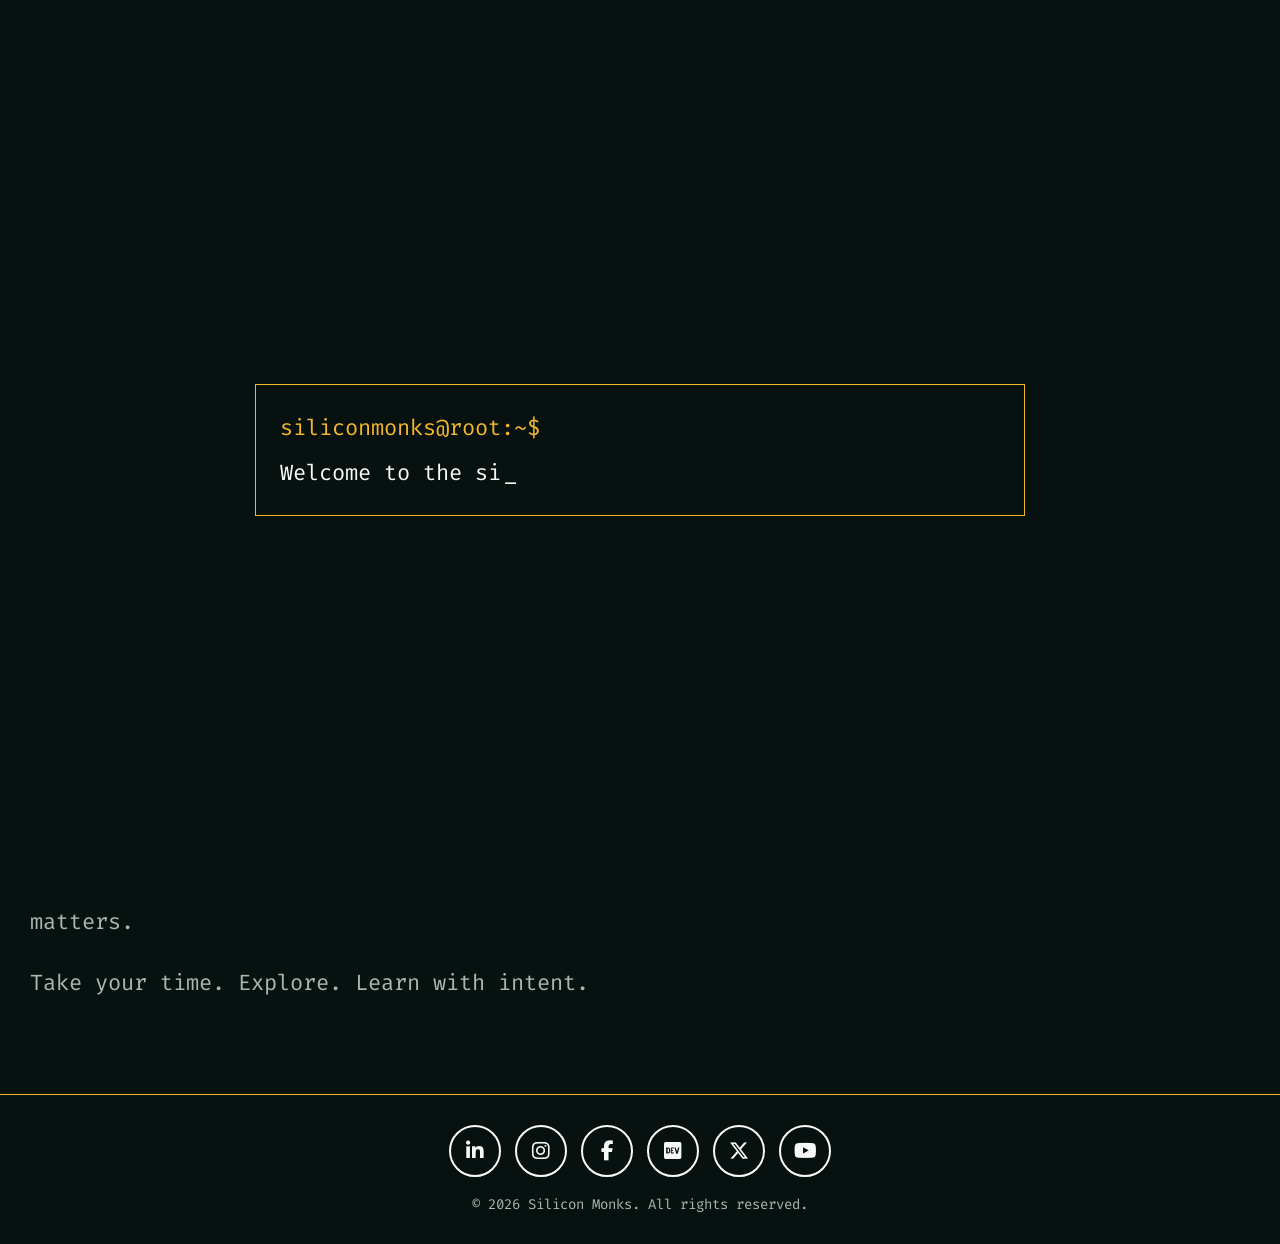
<file: index.html>
<!DOCTYPE html>
<html lang="en">
<head>
  <meta charset="UTF-8">
  <meta name="viewport" content="width=device-width, initial-scale=1.0">
  <title>Silicon Monks</title>

  <link rel="icon" type="image/png" href="images/silicon-monks-img.png?v=3">

  <link rel="preconnect" href="https://fonts.googleapis.com">
  <link rel="preconnect" href="https://fonts.gstatic.com" crossorigin>
  <link href="https://fonts.googleapis.com/css2?family=Fira+Code&display=swap" rel="stylesheet">
  
  <link rel="stylesheet" href="https://cdnjs.cloudflare.com/ajax/libs/font-awesome/6.5.1/css/all.min.css">
  <link rel="stylesheet" href="css/style.css">
</head>
<body>

<div class="loader" id="loader" aria-label="Loading">
  <div class="loader-terminal">
    <span class="loader-prompt">siliconmonks@root:~$</span>
    <span id="loader-text"></span><span class="loader-cursor">_</span>
  </div>
</div>

<header class="nav">
  <!--<div class="logo">siliconmonks@root:~$</div>-->

  <div class="nav-actions">
    <!--<button class="theme-toggle" onclick="toggleTheme()" aria-label="Toggle dark mode">
      <span class="theme-icon sun-icon">&#9728;</span>
      <span class="theme-icon moon-icon">&#9790;</span>
      <span class="toggle-thumb"></span>
    </button>-->
    
    <!-- Only one menu button is kept -->
    <button class="menu-btn" onclick="toggleMenu()" aria-label="Toggle menu">☰</button>
  </div>
</header>

<nav class="menu" id="menu">
  <button class="close-btn" onclick="toggleMenu()" aria-label="Close menu">×</button>

  <a href="about.html">~/about</a>
  <a href="training.html">~/training</a>
  <a href="projects.html">~/projects</a>
  <a href="blogs.html">~/blogs</a>
  <a href="contact.html">~/contact</a>
</nav>

<main class="home-content">
  <section class="hero-copy">
    <h1>Welcome to Silicon Monks</h1>

    <p>
      This space is built for curious minds drawn to the world of VLSI and semiconductor design. Whether you are just starting out or already working with chip architecture, verification, or physical design, you will find ideas here that aim to deepen your understanding without the noise.
    </p>

    <p>
      Silicon Monks focuses on the fundamentals and the evolving landscape of integrated circuits. From transistor-level concepts to system-on-chip design, from RTL to layout, the goal is to explore how modern hardware is built and why it works the way it does.
    </p>

    <p>
      This is not about rushing through trends. It is about slowing down, thinking clearly, and building strong intuition in a field where precision matters.
    </p>

    <p>
      Take your time. Explore. Learn with intent.
    </p>
  </section>
<section class="hero-logo" aria-label="Silicon Monks logo">

  <div class="flag-pole"></div>

  <div class="flag-wrap">
    <img
      src="images/silicon-monks-img.png"
      alt="Silicon Monks logo"
      class="waving-logo"
    >
  </div>

  <!-- SVG filter used for realistic cloth distortion -->
  <svg class="flag-svg-filter" aria-hidden="true">
    <defs>

      <filter
        id="flagWave"
        x="-10%"
        y="-10%"
        width="120%"
        height="120%"
      >

        <!-- Creates soft fabric-like waves -->
        <feTurbulence
          type="fractalNoise"
          baseFrequency="0.008 0.025"
          numOctaves="1"
          seed="3"
          result="noise"
        >

          <animate
            attributeName="baseFrequency"
            dur="5s"
            values="
              0.008 0.025;
              0.010 0.030;
              0.008 0.025
            "
            repeatCount="indefinite"
          />

        </feTurbulence>

        <!-- Moves the logo according to the wave -->
        <feDisplacementMap
          in="SourceGraphic"
          in2="noise"
          scale="7"
          xChannelSelector="R"
          yChannelSelector="G"
        >

          <animate
            attributeName="scale"
            dur="4s"
            values="5;8;5"
            repeatCount="indefinite"
          />

        </feDisplacementMap>

      </filter>

    </defs>
  </svg>

</section>

<!--
  <section class="hero-logo" aria-label="Silicon Monks logo">
    <div class="flag-pole"></div>

    <div class="flag-wrap">
      <img src="images/silicon-monks-img.png" alt="Silicon Monks logo" class="waving-logo">
    </div>
  </section> -->
</main>


<footer class="site-footer">
  <div class="social-links">
    <a href="https://www.linkedin.com/company/silicon-monks/" target="_blank" rel="noopener noreferrer" aria-label="LinkedIn">
      <i class="fa-brands fa-linkedin-in"></i>
    </a>

    <a href="https://www.instagram.com/siliconmonks/" target="_blank" rel="noopener noreferrer" aria-label="Instagram">
      <i class="fa-brands fa-instagram"></i>
    </a>

    <a href="https://www.facebook.com/profile.php?id=61589232958247" target="_blank" rel="noopener noreferrer" aria-label="Facebook">
      <i class="fa-brands fa-facebook-f"></i>
    </a>

    <a href="https://dev.to/silicon_monks" target="_blank" rel="noopener noreferrer" aria-label="Dev.to">
      <i class="fa-brands fa-dev"></i>
    </a>

    <a href="https://x.com/siliconmonks" target="_blank" rel="noopener noreferrer" aria-label="X">
      <i class="fa-brands fa-x-twitter"></i>
    </a>

    <a href="https://www.youtube.com/@siliconmonks" target="_blank" rel="noopener noreferrer" aria-label="YouTube">
      <i class="fa-brands fa-youtube"></i>
    </a>
  </div>
</footer>

<script src="js/script.js"></script>
</body>
</html>
</file>
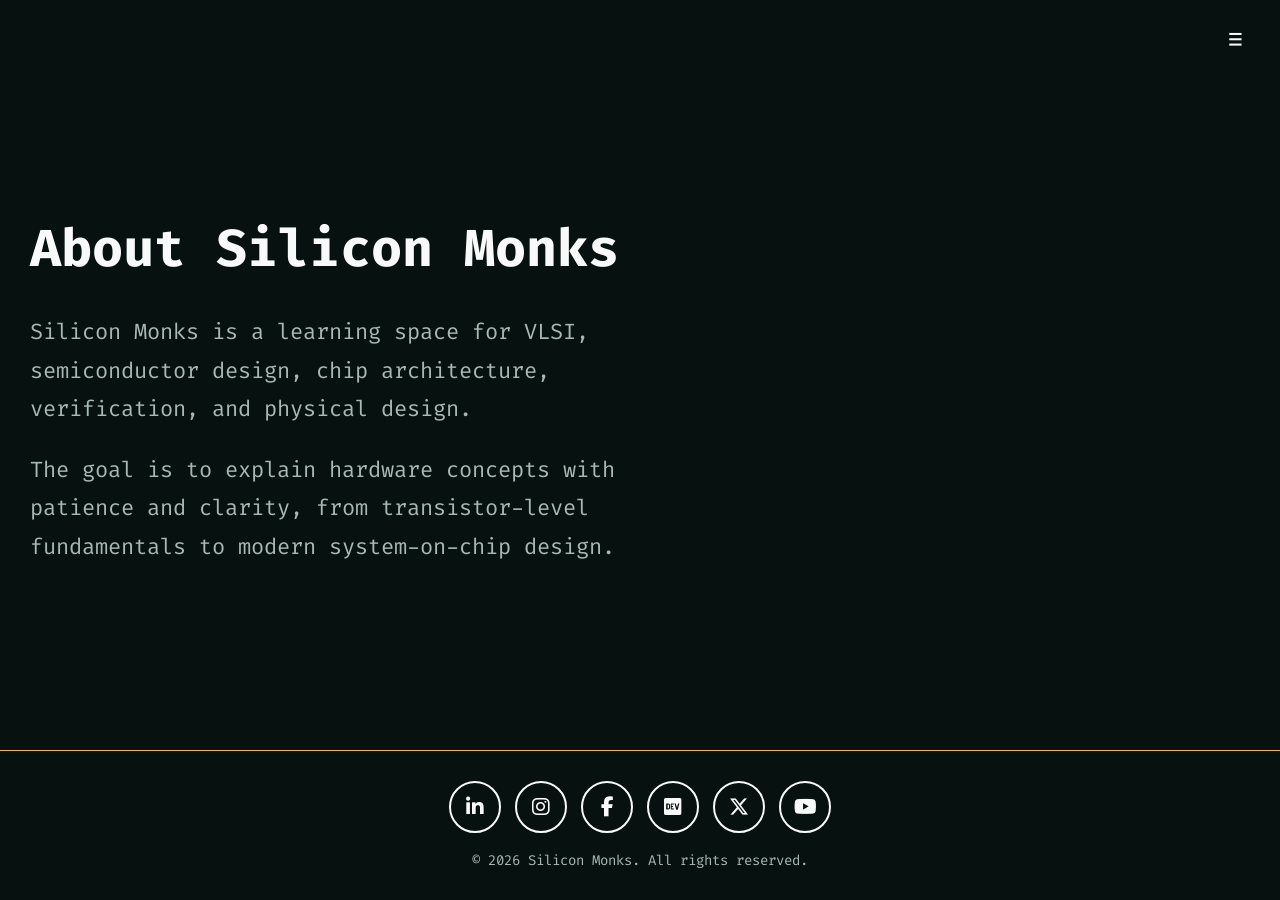
<file: about.html>
<!DOCTYPE html>
<html lang="en">
<head>
  <meta charset="UTF-8">
  <meta name="viewport" content="width=device-width, initial-scale=1.0">
  <title>About | Silicon Monks</title>

  <link rel="icon" type="image/png" href="images/silicon-monks-img.png?v=3">

  <link rel="preconnect" href="https://fonts.googleapis.com">
  <link rel="preconnect" href="https://fonts.gstatic.com" crossorigin>
  <link href="https://fonts.googleapis.com/css2?family=Fira+Code&display=swap" rel="stylesheet">

  <link rel="stylesheet" href="https://cdnjs.cloudflare.com/ajax/libs/font-awesome/6.5.1/css/all.min.css">
  <link rel="stylesheet" href="css/style.css">
</head>
<body>
<!--
<div class="loader" id="loader" aria-label="Loading">
  <div class="loader-terminal">
    <span class="loader-prompt">siliconmonks@root:~$</span>
    <span id="loader-text"></span><span class="loader-cursor">_</span>
  </div>
</div>
-->

<header class="nav">
  <div class="nav-actions">
    <!--<button class="theme-toggle" onclick="toggleTheme()" aria-label="Toggle dark mode">
      <span class="theme-icon sun-icon">&#9728;</span>
      <span class="theme-icon moon-icon">&#9790;</span>
      <span class="toggle-thumb"></span>
    </button>-->

    <button class="menu-btn" onclick="toggleMenu()" aria-label="Toggle menu">&#9776;</button>
  </div>
</header>

<nav class="menu" id="menu">
  <button class="close-btn" onclick="toggleMenu()" aria-label="Close menu">&times;</button>
  <a href="index.html">~/home</a>
  <a href="training.html">~/training</a>
  <a href="projects.html">~/projects</a>
  <a href="blogs.html">~/blogs</a>
  <a href="contact.html">~/contact</a>
</nav>

<main class="home-content">
  <section class="hero-copy">
    <h1>About Silicon Monks</h1>

    <p>
      Silicon Monks is a learning space for VLSI, semiconductor design, chip architecture, verification, and physical design.
    </p>

    <p>
      The goal is to explain hardware concepts with patience and clarity, from transistor-level fundamentals to modern system-on-chip design.
    </p>
  </section>
</main>

<footer class="site-footer">
  <div class="social-links">
    <a href="https://www.linkedin.com/company/silicon-monks/" target="_blank" rel="noopener noreferrer" aria-label="LinkedIn"><i class="fa-brands fa-linkedin-in"></i></a>
    <a href="https://www.instagram.com/siliconmonks/" target="_blank" rel="noopener noreferrer" aria-label="Instagram"><i class="fa-brands fa-instagram"></i></a>
    <a href="https://www.facebook.com/profile.php?id=61589232958247" target="_blank" rel="noopener noreferrer" aria-label="Facebook"><i class="fa-brands fa-facebook-f"></i></a>
    <a href="https://dev.to/silicon_monks" target="_blank" rel="noopener noreferrer" aria-label="Dev.to"><i class="fa-brands fa-dev"></i></a>
    <a href="https://x.com/siliconmonks" target="_blank" rel="noopener noreferrer" aria-label="X"><i class="fa-brands fa-x-twitter"></i></a>
    <a href="https://www.youtube.com/@siliconmonks" target="_blank" rel="noopener noreferrer" aria-label="YouTube"><i class="fa-brands fa-youtube"></i></a>
  </div>
</footer>

<script src="js/script.js"></script>
</body>
</html>
</file>
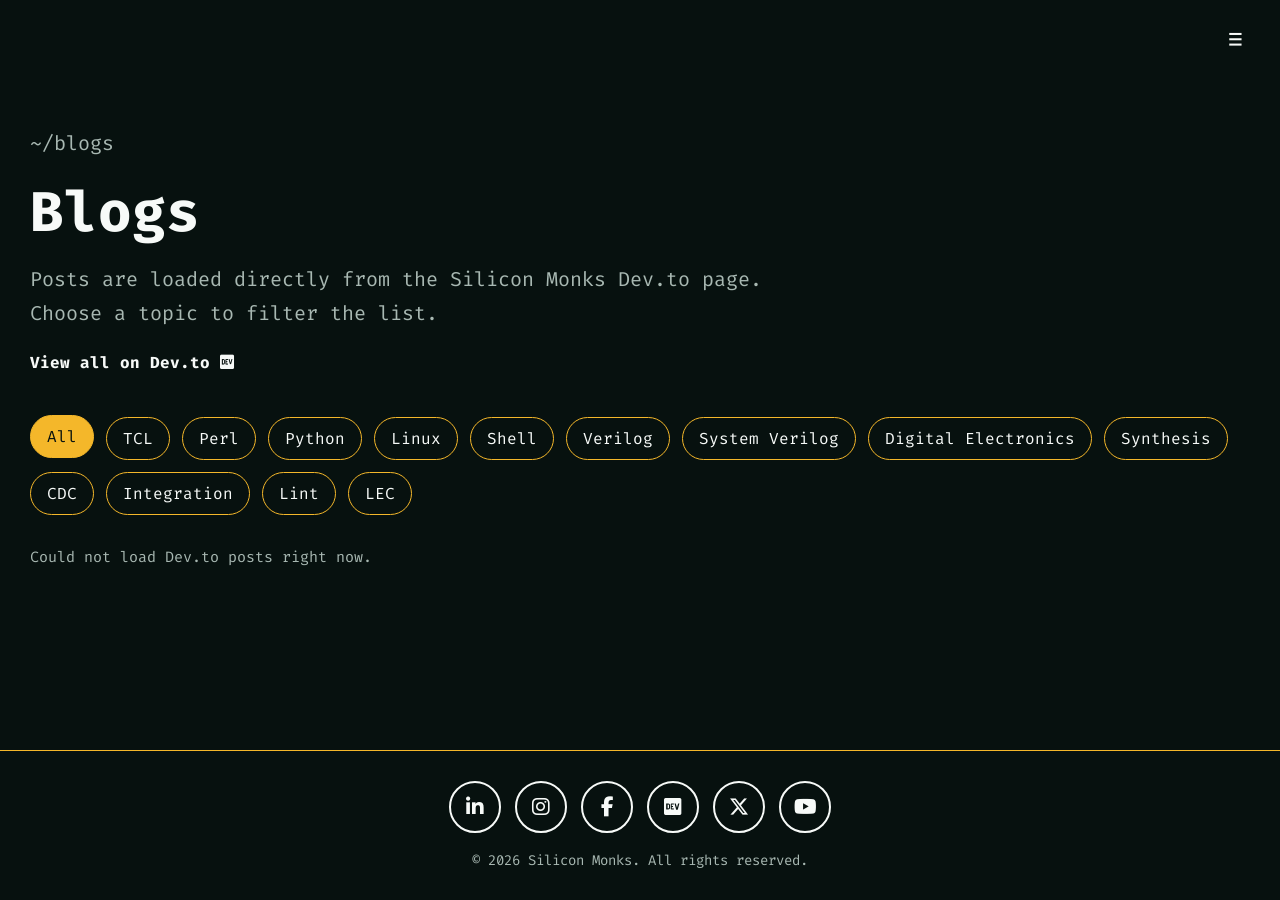
<file: blogs.html>
<!DOCTYPE html>
<html lang="en">
<head>
  <meta charset="UTF-8">
  <meta name="viewport" content="width=device-width, initial-scale=1.0">
  <title>Blogs | Silicon Monks</title>

  <link rel="icon" type="image/png" href="images/silicon-monks-img.png?v=3">

  <link rel="preconnect" href="https://fonts.googleapis.com">
  <link rel="preconnect" href="https://fonts.gstatic.com" crossorigin>
  <link href="https://fonts.googleapis.com/css2?family=Fira+Code&display=swap" rel="stylesheet">

  <link rel="stylesheet" href="https://cdnjs.cloudflare.com/ajax/libs/font-awesome/6.5.1/css/all.min.css">
  <link rel="stylesheet" href="css/style.css">
</head>
<body>

<header class="nav">
  <div class="nav-actions">
    <!--<button class="theme-toggle" onclick="toggleTheme()" aria-label="Toggle dark mode">
      <span class="theme-icon sun-icon">&#9728;</span>
      <span class="theme-icon moon-icon">&#9790;</span>
      <span class="toggle-thumb"></span>
    </button>-->

    <button class="menu-btn" onclick="toggleMenu()" aria-label="Toggle menu">&#9776;</button>
  </div>
</header>

<nav class="menu" id="menu">
  <button class="close-btn" onclick="toggleMenu()" aria-label="Close menu">&times;</button>

  <a href="index.html">~/home</a>
   <a href="training.html">~/training</a>
  <a href="about.html">~/about</a>
  <a href="projects.html">~/projects</a>
  <a href="contact.html">~/contact</a>
</nav>

<main class="blogs-page">
  <section class="blogs-hero">
    <p class="section-kicker">~/blogs</p>
    <h1>Blogs</h1>

    <p>
      Posts are loaded directly from the Silicon Monks Dev.to page. Choose a topic to filter the list.
    </p>

    <a class="devto-link" href="https://dev.to/silicon_monks" target="_blank" rel="noopener noreferrer">
      View all on Dev.to
      <i class="fa-brands fa-dev"></i>
    </a>
  </section>

  <section class="blog-filters" id="blog-filters" aria-label="Blog topic filters">
    <button class="active" data-category="all">All</button>
    <button data-category="tcl">TCL</button>
    <button data-category="perl">Perl</button>
    <button data-category="python">Python</button>
    <button data-category="linux">Linux</button>
    <button data-category="shell">Shell</button>
    <button data-category="verilog">Verilog</button>
    <button data-category="systemverilog">System Verilog</button>
    <button data-category="digitalelectronics">Digital Electronics</button>
    <button data-category="synthesis">Synthesis</button>
    <button data-category="cdc">CDC</button>
    <button data-category="integration">Integration</button>
    <button data-category="lint">Lint</button>
    <button data-category="lec">LEC</button>
  </section>

  <section class="blog-results" id="blog-results">
    <p class="blog-empty">Loading posts from Dev.to...</p>
  </section>
</main>

<footer class="site-footer">
  <div class="social-links">
    <a href="https://www.linkedin.com/company/silicon-monks/" target="_blank" rel="noopener noreferrer" aria-label="LinkedIn"><i class="fa-brands fa-linkedin-in"></i></a>
    <a href="https://www.instagram.com/siliconmonks/" target="_blank" rel="noopener noreferrer" aria-label="Instagram"><i class="fa-brands fa-instagram"></i></a>
    <a href="https://www.facebook.com/profile.php?id=61589232958247" target="_blank" rel="noopener noreferrer" aria-label="Facebook"><i class="fa-brands fa-facebook-f"></i></a>
    <a href="https://dev.to/silicon_monks" target="_blank" rel="noopener noreferrer" aria-label="Dev.to"><i class="fa-brands fa-dev"></i></a>
    <a href="https://x.com/siliconmonks" target="_blank" rel="noopener noreferrer" aria-label="X"><i class="fa-brands fa-x-twitter"></i></a>
    <a href="https://www.youtube.com/@siliconmonks" target="_blank" rel="noopener noreferrer" aria-label="YouTube"><i class="fa-brands fa-youtube"></i></a>
  </div>
</footer>

<script src="js/script.js"></script>
</body>
</html>
</file>
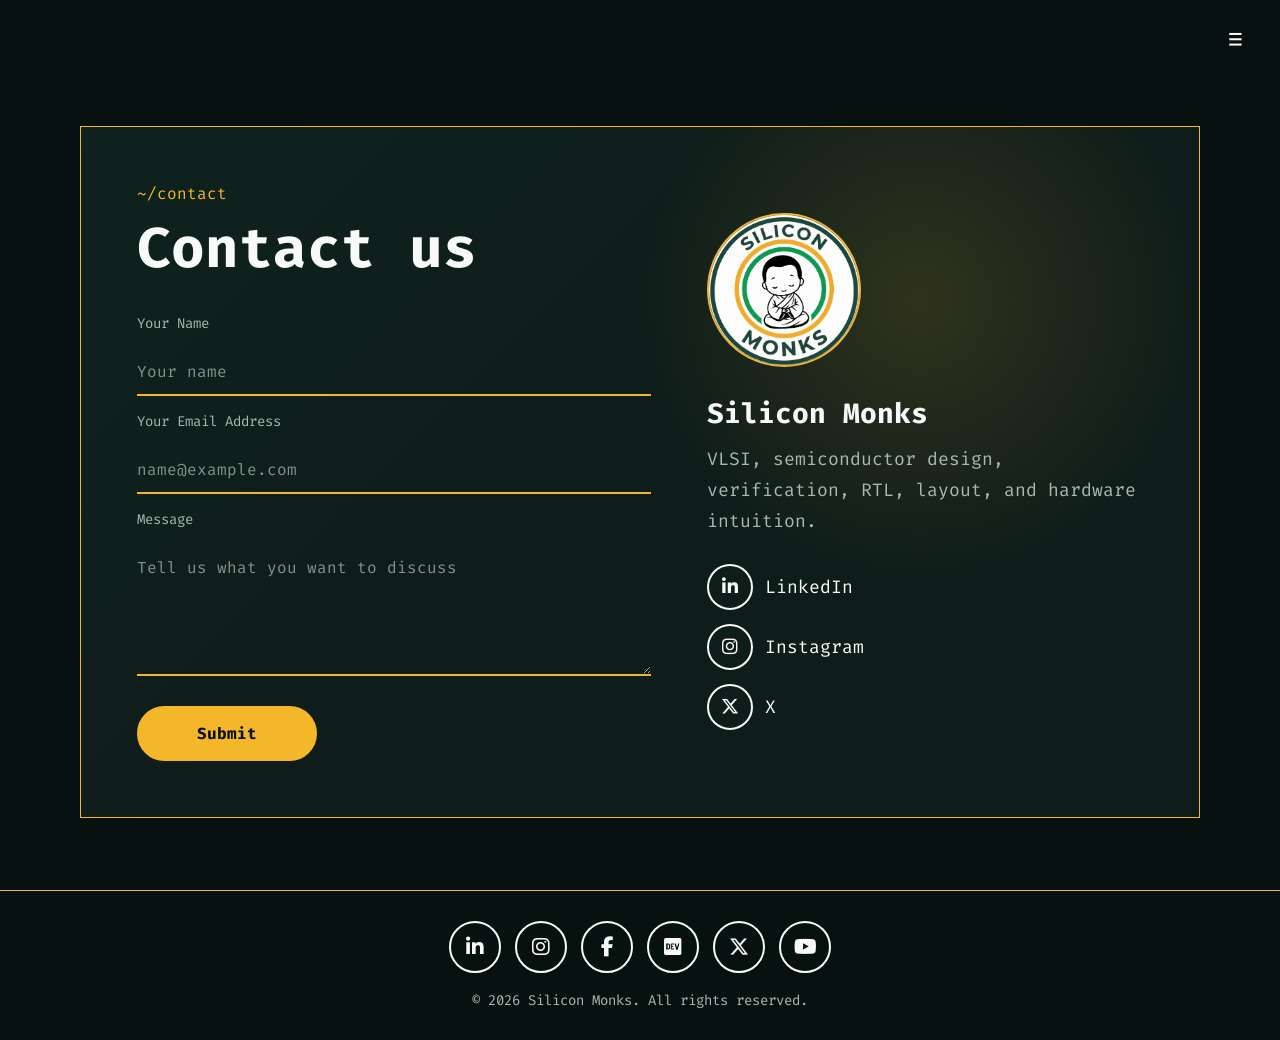
<file: contact.html>
<!DOCTYPE html>
<html lang="en">
<head>
  <meta charset="UTF-8">
  <meta name="viewport" content="width=device-width, initial-scale=1.0">
  <title>Contact | Silicon Monks</title>

  <link rel="icon" type="image/png" href="images/silicon-monks-img.png?v=3">

  <link rel="preconnect" href="https://fonts.googleapis.com">
  <link rel="preconnect" href="https://fonts.gstatic.com" crossorigin>
  <link href="https://fonts.googleapis.com/css2?family=Fira+Code&display=swap" rel="stylesheet">

  <link rel="stylesheet" href="https://cdnjs.cloudflare.com/ajax/libs/font-awesome/6.5.1/css/all.min.css">
  <link rel="stylesheet" href="css/style.css">
</head>
<body>

<!--
<div class="loader" id="loader" aria-label="Loading">
  <div class="loader-terminal">
    <span class="loader-prompt">siliconmonks@root:~$</span>
    <span id="loader-text"></span><span class="loader-cursor">_</span>
  </div>
</div>
-->

<header class="nav">
  <div class="nav-actions">
   <!--<button class="theme-toggle" onclick="toggleTheme()" aria-label="Toggle dark mode">
      <span class="theme-icon sun-icon">&#9728;</span>
      <span class="theme-icon moon-icon">&#9790;</span>
      <span class="toggle-thumb"></span>
    </button>-->

    <button class="menu-btn" onclick="toggleMenu()" aria-label="Toggle menu">&#9776;</button>
  </div>
</header>

<nav class="menu" id="menu">
  <button class="close-btn" onclick="toggleMenu()" aria-label="Close menu">&times;</button>

  <a href="index.html">~/home</a>
  <a href="training.html">~/training</a>
  <a href="about.html">~/about</a>
  <a href="projects.html">~/projects</a>
  <a href="blogs.html">~/blogs</a>
</nav>

<main class="contact-page">
  <section class="contact-panel">
    <div class="contact-form-area">
      <p class="section-kicker">~/contact</p>
      <h1>Contact us</h1>
      <form class="contact-form" action="https://formspree.io/f/xdabadze" method="POST">
        <input type="hidden" name="_subject" value="New message from Silicon Monks blog">
        <label for="name">Your Name</label>
        <input id="name" name="name" type="text" placeholder="Your name" required>
        
        <label for="email">Your Email Address</label>
        <input id="email" name="email" type="email" placeholder="name@example.com" required>
        
        <label for="message">Message</label>
        <textarea id="message" name="message" rows="5" placeholder="Tell us what you want to discuss" required></textarea>

        <button type="submit">Submit</button>
      </form>
    </div>

    <aside class="contact-info">
      <img src="images/silicon-monks-img.png" alt="Silicon Monks logo" class="contact-logo">

      <div>
        <h2>Silicon Monks</h2>
        <p>VLSI, semiconductor design, verification, RTL, layout, and hardware intuition.</p>
      </div>

      <div class="contact-lines">
        <a href="https://www.linkedin.com/company/silicon-monks/" target="_blank" rel="noopener noreferrer">
          <i class="fa-brands fa-linkedin-in"></i>
          LinkedIn
        </a>

        <a href="https://www.instagram.com/siliconmonks/" target="_blank" rel="noopener noreferrer">
          <i class="fa-brands fa-instagram"></i>
          Instagram
        </a>

        <a href="https://x.com/siliconmonks" target="_blank" rel="noopener noreferrer">
          <i class="fa-brands fa-x-twitter"></i>
          X
        </a>
      </div>
    </aside>
  </section>
</main>

<footer class="site-footer">
  <div class="social-links">
    <a href="https://www.linkedin.com/company/silicon-monks/" target="_blank" rel="noopener noreferrer" aria-label="LinkedIn">
      <i class="fa-brands fa-linkedin-in"></i>
    </a>

    <a href="https://www.instagram.com/siliconmonks/" target="_blank" rel="noopener noreferrer" aria-label="Instagram">
      <i class="fa-brands fa-instagram"></i>
    </a>

    <a href="https://www.facebook.com/profile.php?id=61589232958247" target="_blank" rel="noopener noreferrer" aria-label="Facebook">
      <i class="fa-brands fa-facebook-f"></i>
    </a>

    <a href="https://dev.to/silicon_monks" target="_blank" rel="noopener noreferrer" aria-label="Dev.to">
      <i class="fa-brands fa-dev"></i>
    </a>

    <a href="https://x.com/siliconmonks" target="_blank" rel="noopener noreferrer" aria-label="X">
      <i class="fa-brands fa-x-twitter"></i>
    </a>

    <a href="https://www.youtube.com/@siliconmonks" target="_blank" rel="noopener noreferrer" aria-label="YouTube">
      <i class="fa-brands fa-youtube"></i>
    </a>
  </div>
</footer>

<script src="js/script.js"></script>
</body>
</html>
</file>
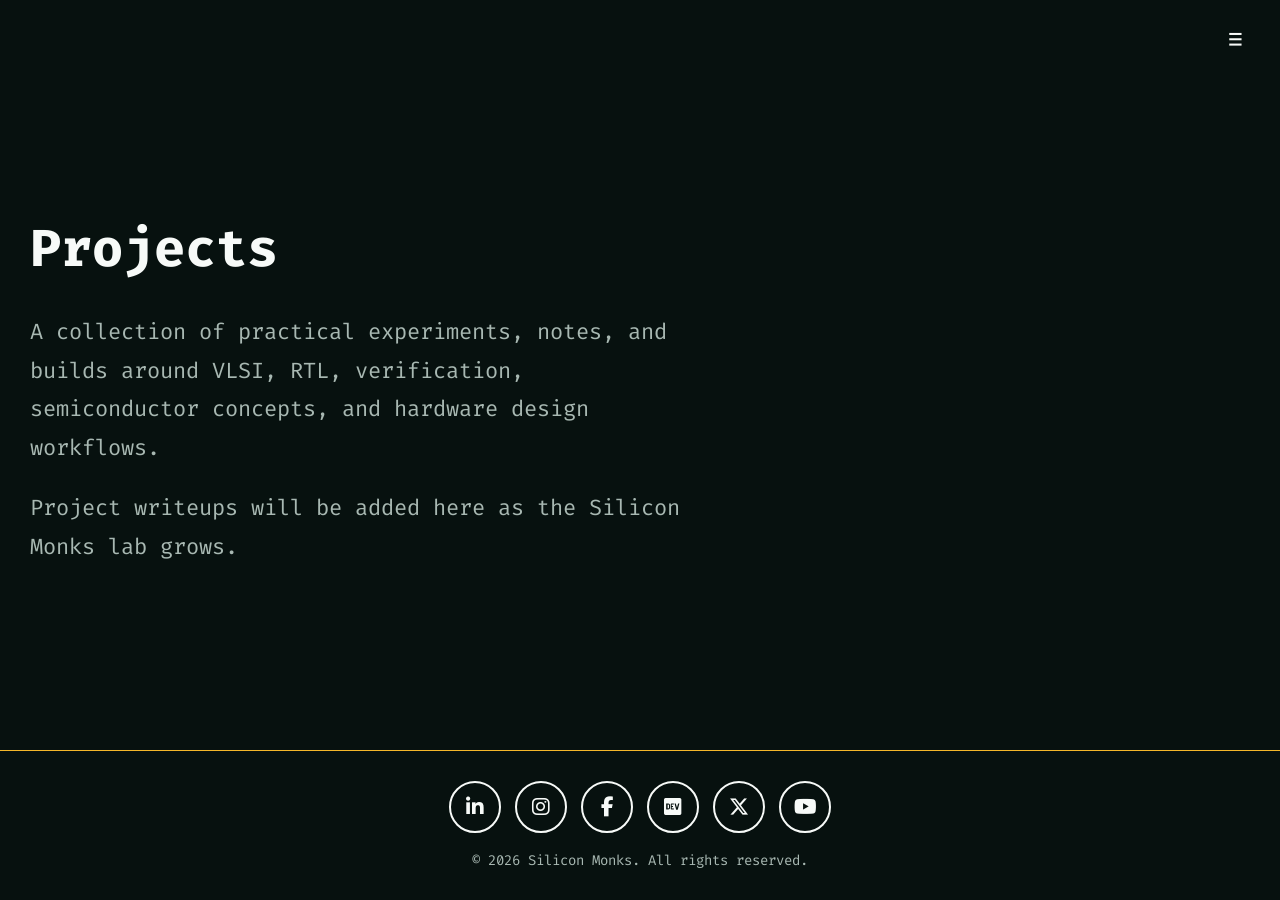
<file: projects.html>
<!DOCTYPE html>
<html lang="en">
<head>
  <meta charset="UTF-8">
  <meta name="viewport" content="width=device-width, initial-scale=1.0">
  <title>Projects | Silicon Monks</title>

  <link rel="icon" type="image/png" href="images/silicon-monks-img.png?v=3">

  <link rel="preconnect" href="https://fonts.googleapis.com">
  <link rel="preconnect" href="https://fonts.gstatic.com" crossorigin>
  <link href="https://fonts.googleapis.com/css2?family=Fira+Code&display=swap" rel="stylesheet">

  <link rel="stylesheet" href="https://cdnjs.cloudflare.com/ajax/libs/font-awesome/6.5.1/css/all.min.css">
  <link rel="stylesheet" href="css/style.css">
</head>
<body>

<!--
<div class="loader" id="loader" aria-label="Loading">
  <div class="loader-terminal">
    <span class="loader-prompt">siliconmonks@root:~$</span>
    <span id="loader-text"></span><span class="loader-cursor">_</span>
  </div>
</div>
-->

<header class="nav">
  <div class="nav-actions">
    <!--<button class="theme-toggle" onclick="toggleTheme()" aria-label="Toggle dark mode">
      <span class="theme-icon sun-icon">&#9728;</span>
      <span class="theme-icon moon-icon">&#9790;</span>
      <span class="toggle-thumb"></span>
    </button>-->

    <button class="menu-btn" onclick="toggleMenu()" aria-label="Toggle menu">&#9776;</button>
  </div>
</header>

<nav class="menu" id="menu">
  <button class="close-btn" onclick="toggleMenu()" aria-label="Close menu">&times;</button>

  <a href="index.html">~/home</a>
  <a href="training.html">~/training</a>
  <a href="about.html">~/about</a>
  <a href="blogs.html">~/blogs</a>
  <a href="contact.html">~/contact</a>
</nav>

<main class="home-content">
  <section class="hero-copy">
    <h1>Projects</h1>

    <p>
      A collection of practical experiments, notes, and builds around VLSI, RTL, verification, semiconductor concepts, and hardware design workflows.
    </p>

    <p>
      Project writeups will be added here as the Silicon Monks lab grows.
    </p>
  </section>
</main>

<footer class="site-footer">
  <div class="social-links">
    <a href="https://www.linkedin.com/company/silicon-monks/" target="_blank" rel="noopener noreferrer" aria-label="LinkedIn"><i class="fa-brands fa-linkedin-in"></i></a>
    <a href="https://www.instagram.com/siliconmonks/" target="_blank" rel="noopener noreferrer" aria-label="Instagram"><i class="fa-brands fa-instagram"></i></a>
    <a href="https://www.facebook.com/profile.php?id=61589232958247" target="_blank" rel="noopener noreferrer" aria-label="Facebook"><i class="fa-brands fa-facebook-f"></i></a>
    <a href="https://dev.to/silicon_monks" target="_blank" rel="noopener noreferrer" aria-label="Dev.to"><i class="fa-brands fa-dev"></i></a>
    <a href="https://x.com/siliconmonks" target="_blank" rel="noopener noreferrer" aria-label="X"><i class="fa-brands fa-x-twitter"></i></a>
    <a href="https://www.youtube.com/@siliconmonks" target="_blank" rel="noopener noreferrer" aria-label="YouTube"><i class="fa-brands fa-youtube"></i></a>
  </div>
</footer>

<script src="js/script.js"></script>
</body>
</html>
</file>
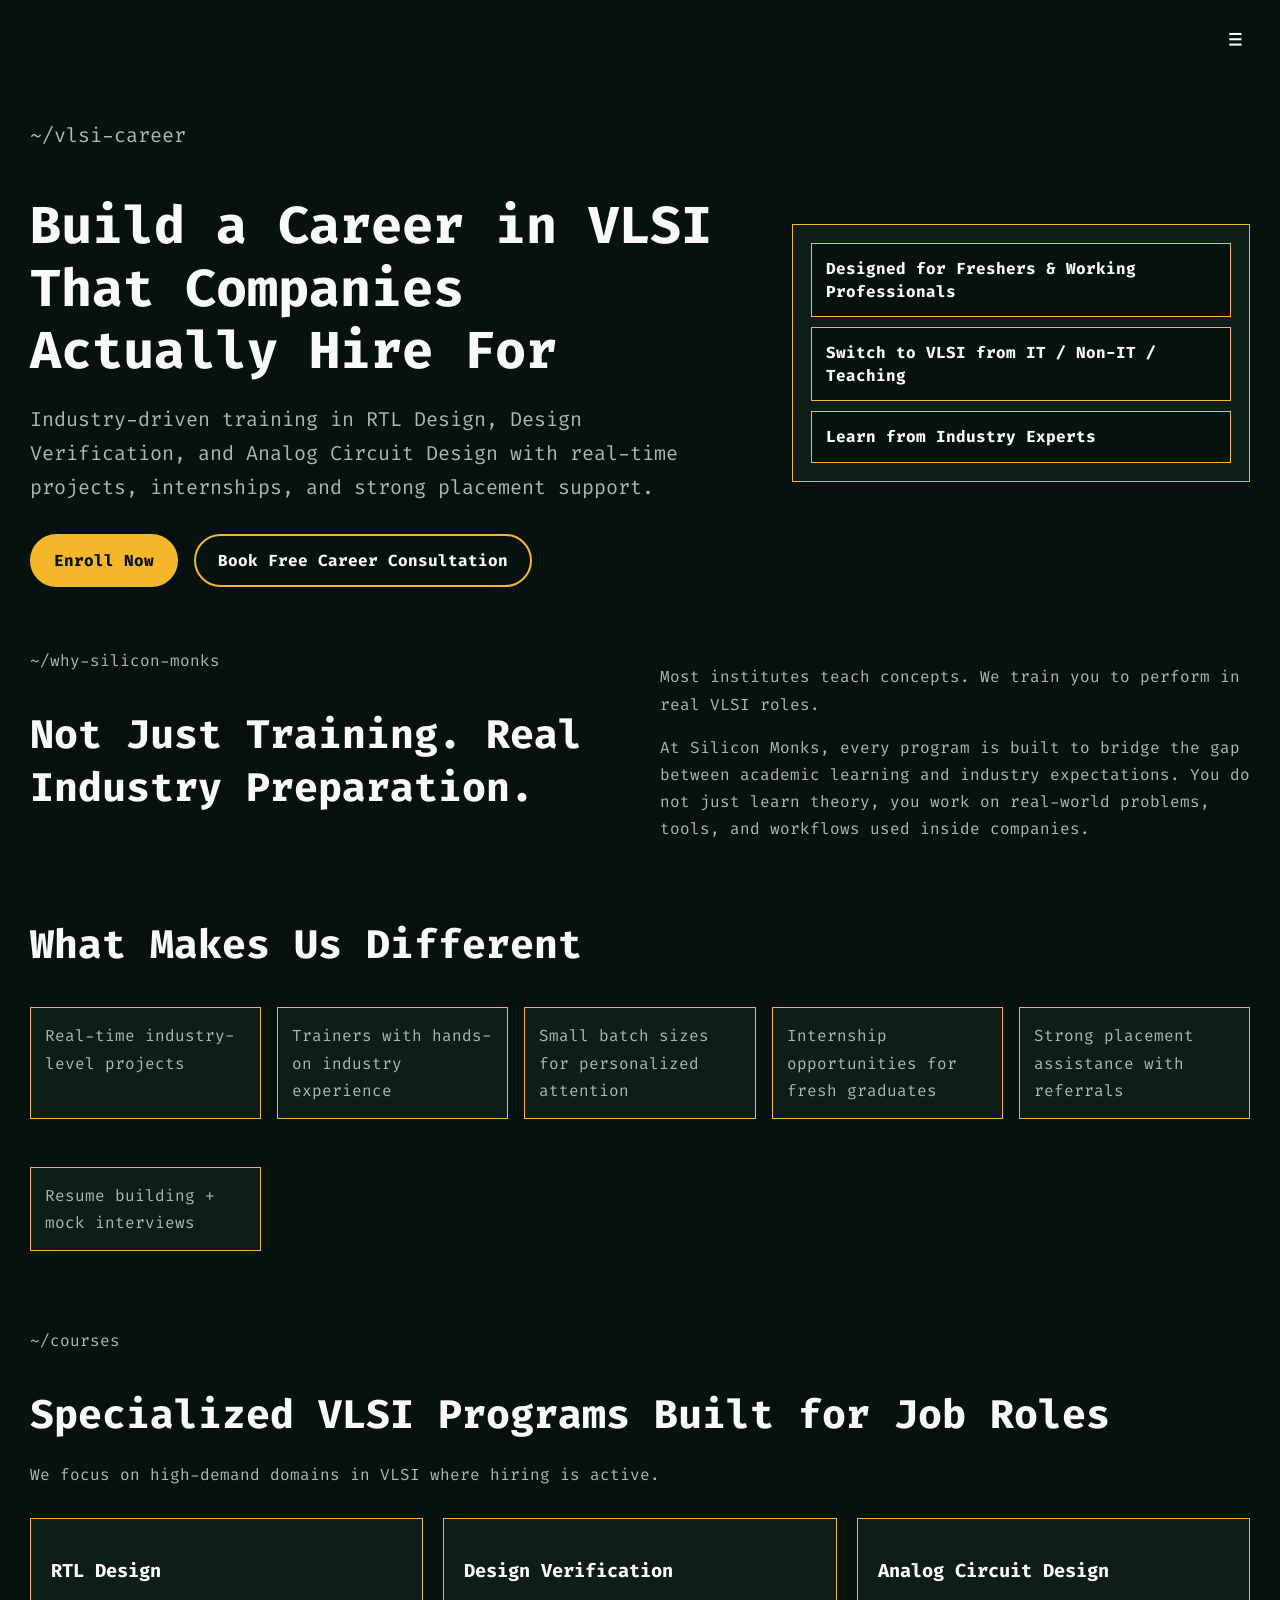
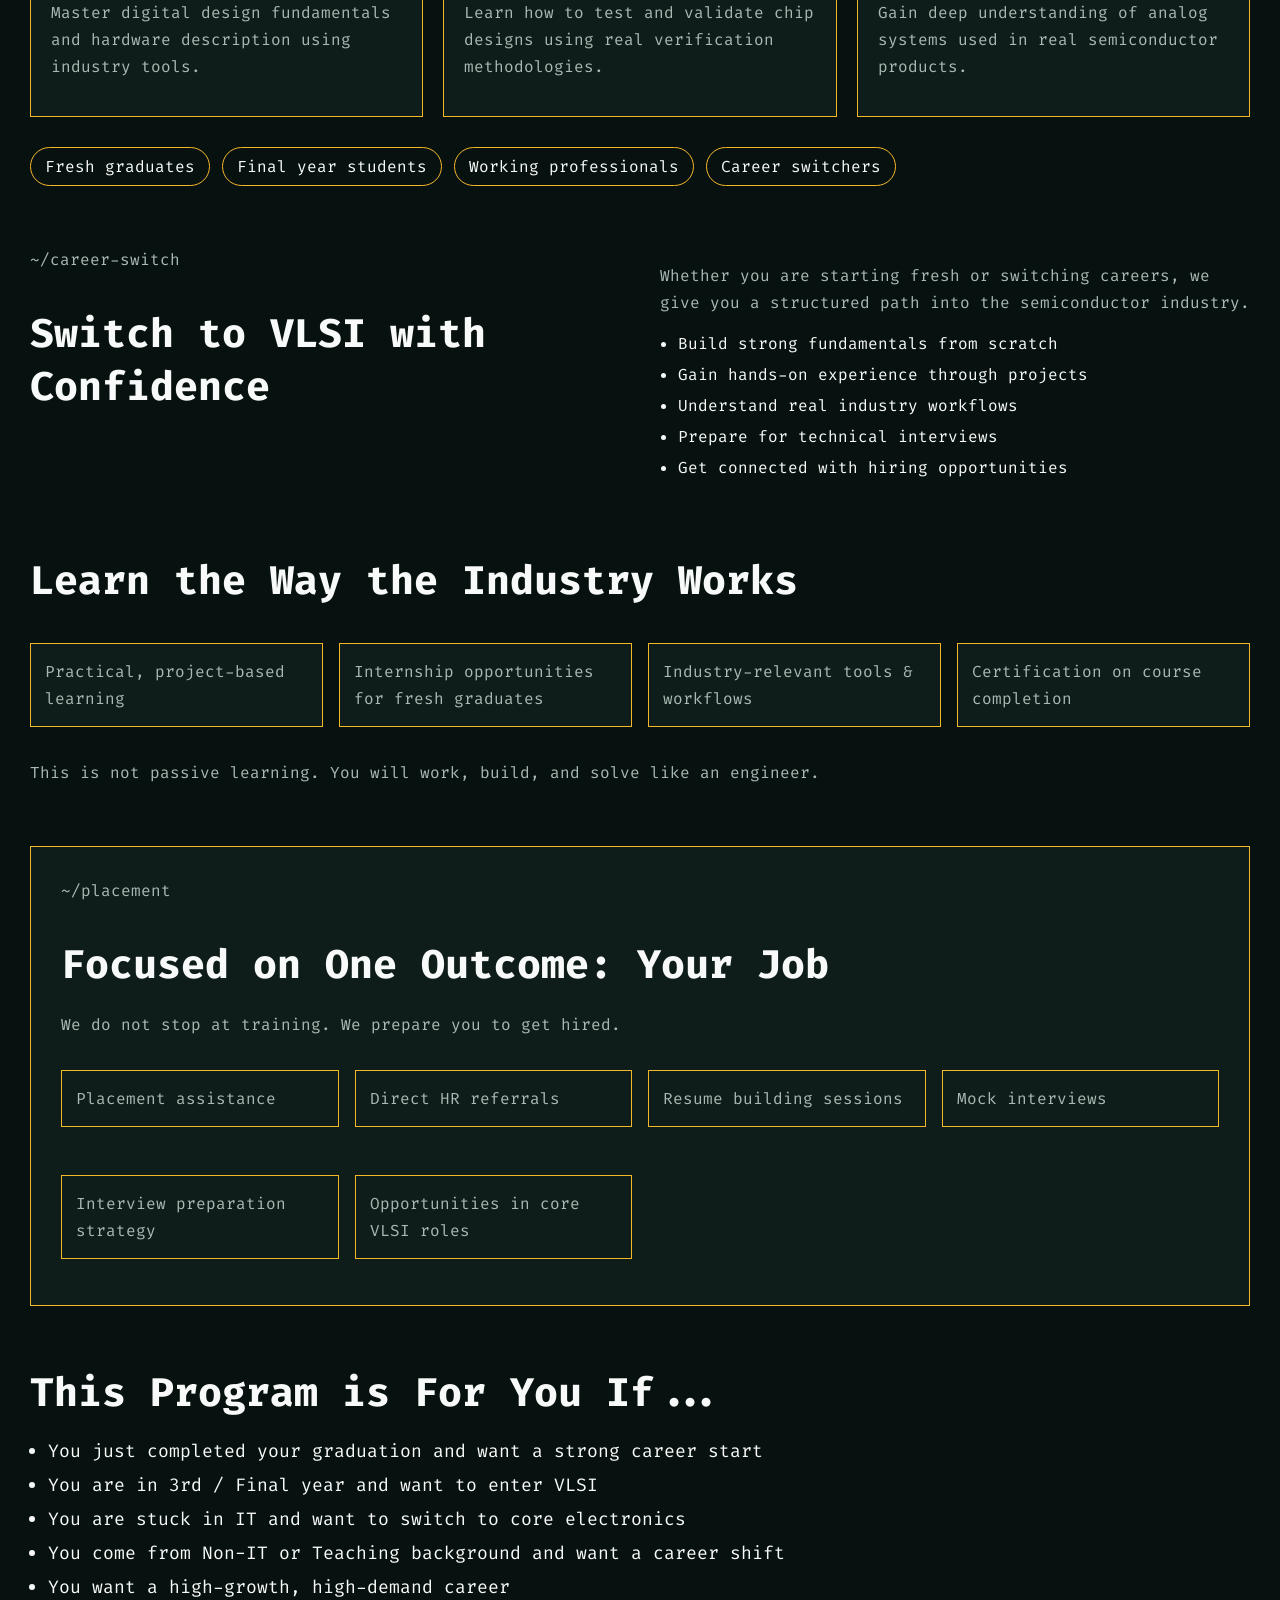
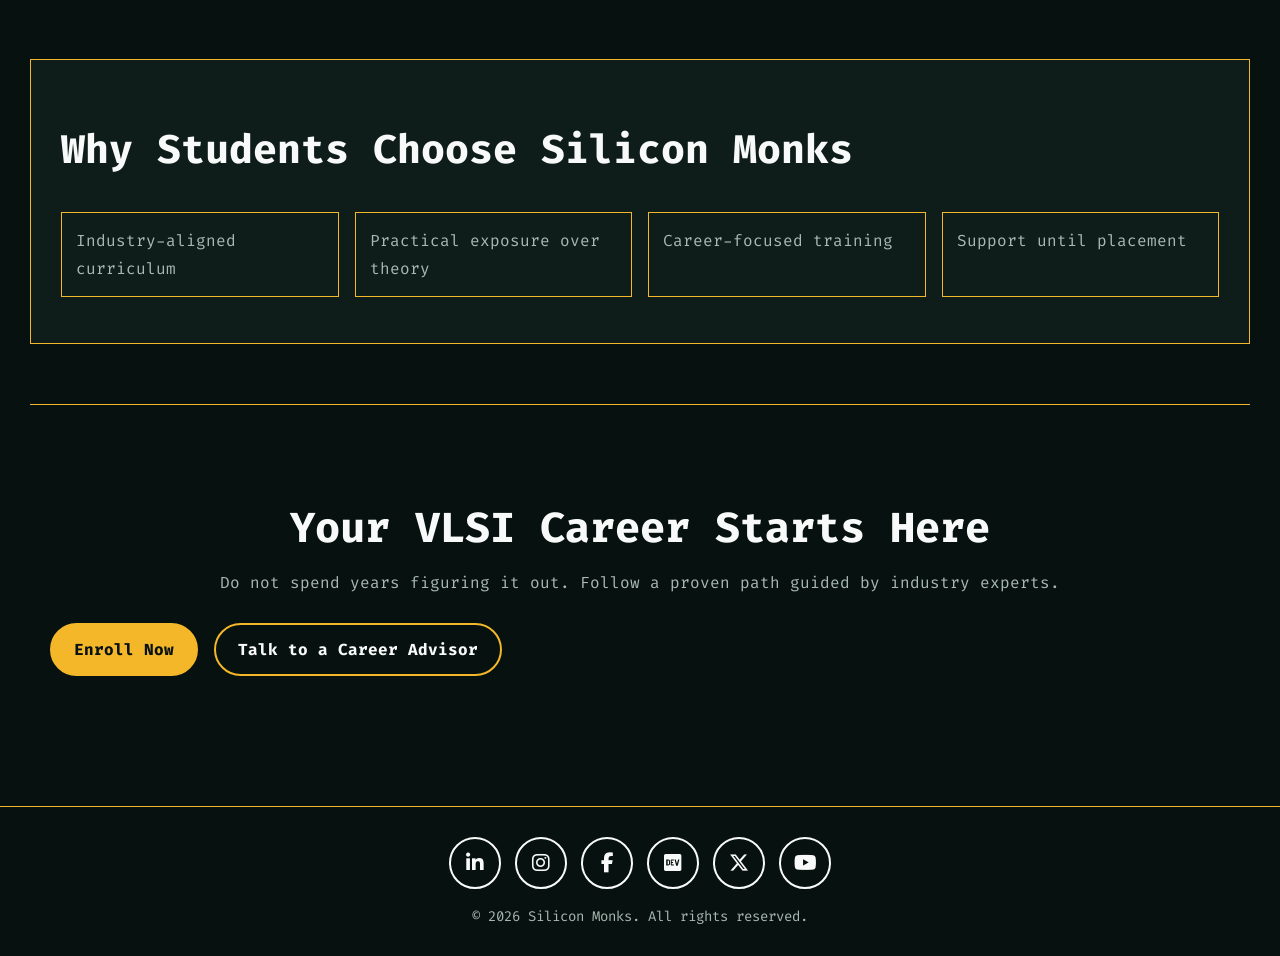
<file: training.html>
<!DOCTYPE html>
<html lang="en">
<head>
  <meta charset="UTF-8">
  <meta name="viewport" content="width=device-width, initial-scale=1.0">
  <title>VLSI Training | Silicon Monks</title>

  <link rel="icon" type="image/png" href="images/silicon-monks-img.png?v=3">

  <link rel="preconnect" href="https://fonts.googleapis.com">
  <link rel="preconnect" href="https://fonts.gstatic.com" crossorigin>
  <link href="https://fonts.googleapis.com/css2?family=Fira+Code&display=swap" rel="stylesheet">

  <link rel="stylesheet" href="https://cdnjs.cloudflare.com/ajax/libs/font-awesome/6.5.1/css/all.min.css">
  <link rel="stylesheet" href="css/style.css">
</head>
<body>

<header class="nav">
  <div class="nav-actions">
    <!--<button class="theme-toggle" onclick="toggleTheme()" aria-label="Toggle dark mode">
      <span class="theme-icon sun-icon">&#9728;</span>
      <span class="theme-icon moon-icon">&#9790;</span>
      <span class="toggle-thumb"></span>
    </button>-->

    <button class="menu-btn" onclick="toggleMenu()" aria-label="Toggle menu">&#9776;</button>
  </div>
</header>

<nav class="menu" id="menu">
  <button class="close-btn" onclick="toggleMenu()" aria-label="Close menu">&times;</button>

  <a href="index.html">~/home</a>
  <a href="about.html">~/about</a>
  <a href="projects.html">~/projects</a>
  <a href="blogs.html">~/blogs</a>
  <a href="contact.html">~/contact</a>
</nav>

<main class="training-page">
  <section class="training-hero">
    <div class="training-hero-copy">
      <p class="section-kicker">~/vlsi-career</p>
      <h1>Build a Career in VLSI That Companies Actually Hire For</h1>
      <p>
        Industry-driven training in RTL Design, Design Verification, and Analog Circuit Design with real-time projects, internships, and strong placement support.
      </p>

      <div class="training-actions">
        <a href="contact.html" class="primary-cta">Enroll Now</a>
        <a href="contact.html" class="secondary-cta">Book Free Career Consultation</a>
      </div>
    </div>

    <aside class="training-highlights">
      <p>Designed for Freshers & Working Professionals</p>
      <p>Switch to VLSI from IT / Non-IT / Teaching</p>
      <p>Learn from Industry Experts</p>
    </aside>
  </section>

  <section class="training-section split-section">
    <div>
      <p class="section-kicker">~/why-silicon-monks</p>
      <h2>Not Just Training. Real Industry Preparation.</h2>
    </div>
    <div>
      <p>
        Most institutes teach concepts. We train you to perform in real VLSI roles.
      </p>
      <p>
        At Silicon Monks, every program is built to bridge the gap between academic learning and industry expectations. You do not just learn theory, you work on real-world problems, tools, and workflows used inside companies.
      </p>
    </div>
  </section>

  <section class="training-section">
    <h2>What Makes Us Different</h2>
    <div class="feature-grid">
      <p>Real-time industry-level projects</p>
      <p>Trainers with hands-on industry experience</p>
      <p>Small batch sizes for personalized attention</p>
      <p>Internship opportunities for fresh graduates</p>
      <p>Strong placement assistance with referrals</p>
      <p>Resume building + mock interviews</p>
    </div>
  </section>

  <section class="training-section">
    <p class="section-kicker">~/courses</p>
    <h2>Specialized VLSI Programs Built for Job Roles</h2>
    <p class="section-intro">We focus on high-demand domains in VLSI where hiring is active.</p>

    <div class="course-grid">
      <article>
        <h3>RTL Design</h3>
        <p>Master digital design fundamentals and hardware description using industry tools.</p>
      </article>
      <article>
        <h3>Design Verification</h3>
        <p>Learn how to test and validate chip designs using real verification methodologies.</p>
      </article>
      <article>
        <h3>Analog Circuit Design</h3>
        <p>Gain deep understanding of analog systems used in real semiconductor products.</p>
      </article>
    </div>

    <div class="audience-strip">
      <span>Fresh graduates</span>
      <span>Final year students</span>
      <span>Working professionals</span>
      <span>Career switchers</span>
    </div>
  </section>

  <section class="training-section split-section">
    <div>
      <p class="section-kicker">~/career-switch</p>
      <h2>Switch to VLSI with Confidence</h2>
    </div>
    <div>
      <p>
        Whether you are starting fresh or switching careers, we give you a structured path into the semiconductor industry.
      </p>
      <ul class="clean-list">
        <li>Build strong fundamentals from scratch</li>
        <li>Gain hands-on experience through projects</li>
        <li>Understand real industry workflows</li>
        <li>Prepare for technical interviews</li>
        <li>Get connected with hiring opportunities</li>
      </ul>
    </div>
  </section>

  <section class="training-section">
    <h2>Learn the Way the Industry Works</h2>
    <div class="feature-grid">
      <p>Practical, project-based learning</p>
      <p>Internship opportunities for fresh graduates</p>
      <p>Industry-relevant tools & workflows</p>
      <p>Certification on course completion</p>
    </div>
    <p class="strong-note">This is not passive learning. You will work, build, and solve like an engineer.</p>
  </section>

  <section class="training-section outcome-section">
    <div>
      <p class="section-kicker">~/placement</p>
      <h2>Focused on One Outcome: Your Job</h2>
      <p>We do not stop at training. We prepare you to get hired.</p>
    </div>
    <div class="feature-grid">
      <p>Placement assistance</p>
      <p>Direct HR referrals</p>
      <p>Resume building sessions</p>
      <p>Mock interviews</p>
      <p>Interview preparation strategy</p>
      <p>Opportunities in core VLSI roles</p>
    </div>
  </section>

  <section class="training-section">
    <h2>This Program is For You If...</h2>
    <ul class="clean-list wide-list">
      <li>You just completed your graduation and want a strong career start</li>
      <li>You are in 3rd / Final year and want to enter VLSI</li>
      <li>You are stuck in IT and want to switch to core electronics</li>
      <li>You come from Non-IT or Teaching background and want a career shift</li>
      <li>You want a high-growth, high-demand career</li>
    </ul>
  </section>

  <section class="training-section trust-section">
    <h2>Why Students Choose Silicon Monks</h2>
    <div class="feature-grid">
      <p>Industry-aligned curriculum</p>
      <p>Practical exposure over theory</p>
      <p>Career-focused training</p>
      <p>Support until placement</p>
    </div>
  </section>

  <section class="final-cta">
    <h2>Your VLSI Career Starts Here</h2>
    <p>Do not spend years figuring it out. Follow a proven path guided by industry experts.</p>
    <div class="training-actions">
      <a href="contact.html" class="primary-cta">Enroll Now</a>
      <a href="contact.html" class="secondary-cta">Talk to a Career Advisor</a>
    </div>
  </section>
</main>

<footer class="site-footer">
  <div class="social-links">
    <a href="https://www.linkedin.com/company/silicon-monks/" target="_blank" rel="noopener noreferrer" aria-label="LinkedIn"><i class="fa-brands fa-linkedin-in"></i></a>
    <a href="https://www.instagram.com/siliconmonks/" target="_blank" rel="noopener noreferrer" aria-label="Instagram"><i class="fa-brands fa-instagram"></i></a>
    <a href="https://www.facebook.com/profile.php?id=61589232958247" target="_blank" rel="noopener noreferrer" aria-label="Facebook"><i class="fa-brands fa-facebook-f"></i></a>
    <a href="https://dev.to/silicon_monks" target="_blank" rel="noopener noreferrer" aria-label="Dev.to"><i class="fa-brands fa-dev"></i></a>
    <a href="https://x.com/siliconmonks" target="_blank" rel="noopener noreferrer" aria-label="X"><i class="fa-brands fa-x-twitter"></i></a>
    <a href="https://www.youtube.com/@siliconmonks" target="_blank" rel="noopener noreferrer" aria-label="YouTube"><i class="fa-brands fa-youtube"></i></a>
  </div>
</footer>

<script src="js/script.js"></script>
</body>
</html>
</file>
<file: css/style.css>
:root {
  --bg: #07110f;
  --text: #f7faf8;
  --muted: #a8b8b2;
  --menu-bg: #0f1d1a;
  --border: #f4b72a;

  --primary: #11a85a;
  --secondary: #f4b72a;
  --accent: #f4b72a;
}

body {
  margin: 0;
  font-family: 'Fira Code', monospace;
  background: var(--bg);
  color: var(--text);
  min-height: 100vh;
  display: flex;
  flex-direction: column;
  transition: background 0.3s ease, color 0.3s ease;
}

/* Loader */
.loader {
  position: fixed;
  inset: 0;
  z-index: 999;
  display: flex;
  align-items: center;
  justify-content: center;
  padding: 30px;
  background: var(--bg);
  color: var(--text);
  transition: opacity 0.5s ease, visibility 0.5s ease;
}

.loader.hidden {
  opacity: 0;
  visibility: hidden;
}

.loader-terminal {
  width: min(720px, 100%);
  padding: 24px;
  border: 1px solid var(--border);
  color: var(--text);
  font-size: 22px;
  line-height: 1.7;
}

.loader-prompt {
  display: block;
  margin-bottom: 8px;
  color: var(--accent);
}

.loader-cursor {
  display: inline-block;
  margin-left: 3px;
  animation: blink 0.8s steps(2, start) infinite;
}

@keyframes blink {
  50% {
    opacity: 0;
  }
}

/* Header */
.nav {
  display: flex;
  justify-content: flex-end;
  align-items: center;
  padding: 24px 30px;
}

.nav-actions {
  display: flex;
  align-items: center;
  gap: 16px;
}

.menu-btn,
.close-btn {
  cursor: pointer;
  background: none;
  border: 0;
  font-family: inherit;
  color: var(--text);
}

.menu-btn {
  font-size: 28px;
  line-height: 1;
}

/* Menu */
.menu {
  position: fixed;
  top: 0;
  right: -100%;
  width: min(80%, 360px);
  height: 100%;
  padding: 40px;
  box-sizing: border-box;
  background: var(--menu-bg);
  border-left: 1px solid var(--border);
  transition: right 0.3s ease, background 0.3s ease, border-color 0.3s ease;
  z-index: 10;
}

.menu.active {
  right: 0;
}

.close-btn {
  display: block;
  margin-left: auto;
  font-size: 34px;
  line-height: 1;
}

.menu a {
  display: block;
  margin: 20px 0;
  font-size: 22px;
  text-decoration: none;
  color: var(--text);
}

.menu a:hover {
  color: var(--muted);
}

/* Shared Layout */
main {
  flex: 1;
}

/* Home */
.home-content {
  display: grid;
  grid-template-columns: minmax(0, 1.15fr) minmax(280px, 0.85fr);
  align-items: center;
  gap: 48px;
  padding: 50px 30px 70px;
}

.hero-copy {
  max-width: 920px;
}

.hero-copy h1 {
  margin: 0 0 34px;
  padding: 0;
  font-size: 52px;
  line-height: 1.15;
}

.hero-copy p {
  max-width: 860px;
  margin: 0 0 22px;
  color: var(--muted);
  font-size: 22px;
  line-height: 1.75;
}

/* Waving Logo */
/* ========================================
   REALISTIC WAVING LOGO
======================================== */

.hero-logo {
  position: relative;

  display: flex;
  justify-content: center;
  align-items: center;

  min-height: 420px;

  perspective: 1200px;
}


/* ========================================
   FLAG POLE
======================================== */

.flag-pole {
  position: relative;

  width: 5px;
  height: 380px;

  flex-shrink: 0;

  border-radius: 999px;

  background: var(--accent);

  box-shadow:
    0 0 10px rgba(244, 183, 42, 0.5),
    0 0 24px rgba(244, 183, 42, 0.3);

  z-index: 5;
}


/* ========================================
   FLAG
======================================== */

.flag-wrap {
  position: relative;

  width: min(360px, 72vw);

  /*
    Almost touching the pole
  */
  margin-left: 3px;

  transform-origin: left center;

  /*
    Very subtle overall movement.
    The SVG filter handles the actual
    fabric distortion.
  */
  animation:
    flagNaturalMotion 5s ease-in-out infinite;

  filter:
    drop-shadow(
      0 24px 30px
      rgba(0, 0, 0, 0.25)
    );

  will-change: transform;
}


/* ========================================
   LOGO IMAGE
======================================== */

.waving-logo {
  display: block;

  width: 100%;
  height: auto;

  aspect-ratio: 1;

  object-fit: cover;

  border-radius: 16px;

  /*
    Actual cloth distortion
  */
  filter:
    url("#flagWave");

  transform-origin:
    left center;
}


/* ========================================
   FABRIC LIGHT AND SHADOW

   This creates the illusion of folds
   moving horizontally across the flag.
======================================== */

.flag-wrap::after {
  content: "";

  position: absolute;

  inset: 0;

  border-radius: 16px;

  background:

    linear-gradient(
      100deg,

      transparent 0%,

      rgba(255, 255, 255, 0.04) 12%,

      rgba(255, 255, 255, 0.18) 25%,

      transparent 38%,

      rgba(0, 0, 0, 0.12) 50%,

      transparent 62%,

      rgba(255, 255, 255, 0.13) 76%,

      transparent 90%
    );

  background-size:
    220% 100%;

  pointer-events: none;

  mix-blend-mode:
    soft-light;

  animation:
    fabricLight 5s linear infinite;
}


/* ========================================
   SUBTLE NATURAL MOTION

   Important:
   We do NOT swing from -8deg to +8deg.

   The pole side should look anchored.
======================================== */

@keyframes flagNaturalMotion {

  0%,
  100% {

    transform:
      perspective(1200px)
      rotateY(-1deg)
      rotateZ(0deg);

  }


  25% {

    transform:
      perspective(1200px)
      rotateY(1deg)
      rotateZ(0.15deg);

  }


  50% {

    transform:
      perspective(1200px)
      rotateY(2deg)
      rotateZ(-0.1deg);

  }


  75% {

    transform:
      perspective(1200px)
      rotateY(0deg)
      rotateZ(0.1deg);

  }

}


/* ========================================
   LIGHT TRAVELS FROM POLE → FREE EDGE
======================================== */

@keyframes fabricLight {

  0% {

    background-position:
      100% center;

    opacity: 0.4;

  }


  50% {

    background-position:
      0% center;

    opacity: 0.65;

  }


  100% {

    background-position:
      -100% center;

    opacity: 0.4;

  }

}


/* Hide SVG definition */
.flag-svg-filter {

  position: absolute;

  width: 0;
  height: 0;

  overflow: hidden;

}


/* ========================================
   ACCESSIBILITY
======================================== */

@media (prefers-reduced-motion: reduce) {

  .flag-wrap,
  .flag-wrap::after {

    animation: none;

  }


  .waving-logo {

    filter: none;

  }

}
/*
.hero-logo {
  position: relative;
  display: flex;
  justify-content: center;
  align-items: center;
  min-height: 420px;
  perspective: 900px;
}

.flag-pole {
  width: 5px;
  height: 380px;
  border-radius: 999px;
  background: var(--accent);
  box-shadow: 0 0 24px rgba(244, 183, 42, 0.35);
}

.flag-wrap {
  position: relative;
  width: min(360px, 72vw);
  margin-left: 18px;
  transform-origin: left center;
  animation: flagSway 3.2s ease-in-out infinite;
}

.flag-wrap::after {
  content: "";
  position: absolute;
  inset: 0;
  border-radius: 20px;
  background: linear-gradient(
    90deg,
    rgba(255, 255, 255, 0.22),
    transparent 28%,
    rgba(0, 0, 0, 0.14) 58%,
    transparent
  );
  pointer-events: none;
  mix-blend-mode: soft-light;
  animation: flagLight 3.2s ease-in-out infinite;
}

.waving-logo {
  display: block;
  width: 100%;
  aspect-ratio: 1;
  object-fit: cover;
  border: 3px solid var(--accent);
  border-radius: 20px;
  clip-path: polygon(0 0, 97% 3%, 100% 24%, 96% 50%, 100% 76%, 97% 100%, 0 100%);
  box-shadow: 0 24px 70px rgba(0, 0, 0, 0.28);
  animation: flagEdge 3.2s ease-in-out infinite;
}

@keyframes flagSway {
  0%,
  100% {
    transform: rotateY(-8deg) skewY(1deg);
  }

  50% {
    transform: rotateY(8deg) skewY(-1.5deg);
  }
}

@keyframes flagEdge {
  0%,
  100% {
    clip-path: polygon(0 0, 97% 3%, 100% 24%, 96% 50%, 100% 76%, 97% 100%, 0 100%);
  }

  50% {
    clip-path: polygon(0 0, 100% 0, 96% 25%, 100% 50%, 96% 75%, 100% 100%, 0 100%);
  }
}

@keyframes flagLight {
  0%,
  100% {
    opacity: 0.35;
    transform: translateX(-8px);
  }

  50% {
    opacity: 0.65;
    transform: translateX(8px);
  }
} */

/* Blogs */
.blogs-page {
  flex: 1;
  padding: 48px 30px 72px;
}

.blogs-hero {
  max-width: 900px;
  margin-bottom: 44px;
}

.blogs-hero h1 {
  margin: 0 0 18px;
  font-size: 56px;
  line-height: 1.1;
}

.blogs-hero p {
  max-width: 760px;
  margin: 0 0 22px;
  color: var(--muted);
  font-size: 20px;
  line-height: 1.7;
}

.devto-link {
  display: inline-flex;
  align-items: center;
  gap: 10px;
  color: var(--text);
  text-decoration: none;
  font-size: 16px;
  font-weight: bold;
}

.devto-link:hover {
  color: var(--accent);
}

.blog-filters {
  display: flex;
  flex-wrap: wrap;
  gap: 12px;
  margin-bottom: 30px;
}

.blog-filters button {
  padding: 10px 16px;
  border: 1px solid var(--border);
  border-radius: 999px;
  background: transparent;
  color: var(--text);
  font: inherit;
  cursor: pointer;
  transition: background 0.2s ease, color 0.2s ease, border-color 0.2s ease, transform 0.2s ease;
}

.blog-filters button:hover,
.blog-filters button.active {
  border-color: var(--accent);
  background: var(--accent);
  color: #07110f;
  transform: translateY(-2px);
}

.blog-results {
  display: grid;
  grid-template-columns: repeat(auto-fit, minmax(280px, 1fr));
  gap: 18px;
}

.blog-card {
  display: block;
  padding: 22px;
  border: 1px solid var(--border);
  background: var(--menu-bg);
  color: var(--text);
  text-decoration: none;
  transition: border-color 0.2s ease, transform 0.2s ease;
}

.blog-card:hover {
  border-color: var(--accent);
  transform: translateY(-2px);
}

.blog-card span {
  display: block;
  margin-bottom: 8px;
  color: var(--muted);
  font-size: 13px;
}

.blog-card h3 {
  margin: 0 0 10px;
  font-size: 21px;
  line-height: 1.4;
}

.blog-card p,
.blog-empty {
  margin: 0;
  color: var(--muted);
  font-size: 15px;
  line-height: 1.6;
}

/* Contact */
.contact-page {
  flex: 1;
  display: flex;
  align-items: center;
  padding: 48px 30px 72px;
}

.contact-panel {
  width: min(1120px, 100%);
  margin: 0 auto;
  display: grid;
  grid-template-columns: minmax(0, 1fr) minmax(280px, 0.85fr);
  gap: 56px;
  padding: 56px;
  border: 1px solid var(--border);
  background:
    radial-gradient(circle at 75% 25%, rgba(244, 183, 42, 0.14), transparent 28%),
    linear-gradient(135deg, rgba(15, 71, 61, 0.12), transparent 42%),
    var(--menu-bg);
  box-sizing: border-box;
}

.section-kicker {
  margin: 0 0 14px;
  color: var(--accent);
  font-size: 16px;
}

.contact-form-area h1 {
  margin: 0 0 34px;
  font-size: 56px;
  line-height: 1.1;
}

.contact-form {
  display: grid;
  gap: 16px;
  max-width: 520px;
}

.contact-form label {
  color: var(--muted);
  font-size: 14px;
}

.contact-form input,
.contact-form textarea {
  width: 100%;
  padding: 12px 0;
  border: 0;
  border-bottom: 2px solid var(--border);
  outline: 0;
  box-sizing: border-box;
  background: transparent;
  color: var(--text);
  font: inherit;
  resize: vertical;
}

.contact-form input::placeholder,
.contact-form textarea::placeholder {
  color: var(--muted);
  opacity: 0.75;
}

.contact-form input:focus,
.contact-form textarea:focus {
  border-bottom-color: var(--accent);
}

.contact-form button {
  width: 180px;
  margin-top: 14px;
  padding: 15px 24px;
  border: 2px solid var(--accent);
  border-radius: 999px;
  background: var(--accent);
  color: #07110f;
  font: inherit;
  font-weight: bold;
  cursor: pointer;
  transition: transform 0.2s ease, background 0.3s ease, color 0.3s ease;
}

.contact-form button:hover {
  background: transparent;
  color: var(--text);
  transform: translateY(-2px);
}

.contact-info {
  display: flex;
  flex-direction: column;
  justify-content: center;
  gap: 28px;
}

.contact-logo {
  width: 150px;
  height: 150px;
  object-fit: cover;
  border: 2px solid var(--accent);
  border-radius: 50%;
}

.contact-info h2 {
  margin: 0 0 12px;
  font-size: 28px;
}

.contact-info p {
  margin: 0;
  color: var(--muted);
  font-size: 18px;
  line-height: 1.7;
}

.contact-lines {
  display: grid;
  gap: 14px;
}

.contact-lines a {
  display: inline-flex;
  align-items: center;
  gap: 12px;
  color: var(--text);
  text-decoration: none;
  font-size: 18px;
}

.contact-lines i {
  width: 42px;
  height: 42px;
  display: inline-flex;
  align-items: center;
  justify-content: center;
  border: 2px solid var(--text);
  border-radius: 50%;
}

.contact-lines a:hover {
  color: var(--accent);
}

/* Footer */
.site-footer {
  padding: 30px;
  border-top: 1px solid var(--border);
}

.social-links {
  display: flex;
  justify-content: center;
  gap: 14px;
  flex-wrap: wrap;
}

.social-links a {
  display: flex;
  align-items: center;
  justify-content: center;
  width: 48px;
  height: 48px;
  border: 2px solid var(--text);
  border-radius: 50%;
  color: var(--text);
  text-decoration: none;
  font-size: 20px;
  line-height: 1;
  transition: background 0.3s ease, color 0.3s ease, transform 0.2s ease;
}

.social-links a:hover {
  background: var(--text);
  color: var(--bg);
  transform: translateY(-3px);
}

/* Training */
.training-page {
  padding: 40px 30px 70px;
}

.training-hero {
  display: grid;
  grid-template-columns: 1.2fr 0.8fr;
  gap: 40px;
  margin-bottom: 60px;
}

.training-hero-copy h1 {
  font-size: 52px;
  line-height: 1.2;
  margin-bottom: 20px;
}

.training-hero-copy p {
  font-size: 20px;
  color: var(--muted);
  line-height: 1.7;
}

.training-actions {
  margin-top: 30px;
  display: flex;
  gap: 16px;
  flex-wrap: wrap;
}

.primary-cta,
.secondary-cta {
  padding: 14px 22px;
  border-radius: 999px;
  font-weight: bold;
  text-decoration: none;
  transition: all 0.25s ease;
}

.primary-cta {
  background: var(--accent);
  color: #07110f;
  border: 2px solid var(--accent);
}

.primary-cta:hover {
  background: transparent;
  color: var(--text);
}

.secondary-cta {
  border: 2px solid var(--border);
  color: var(--text);
}

.secondary-cta:hover {
  border-color: var(--accent);
  color: var(--accent);
}

.training-highlights {
  border: 1px solid var(--border);
  padding: 18px;
  background: var(--menu-bg);
  display: grid;
  gap: 10px;
  align-self: center;
  justify-self: end;
  width: min(420px, 100%);
}

.training-highlights p {
  margin: 0;
  padding: 13px 14px;
  border: 1px solid var(--border);
  background: var(--bg);
  color: var(--text);
  font-size: 16px;
  font-weight: bold;
  line-height: 1.45;
}

.training-section {
  margin-bottom: 60px;
}

.training-section h2 {
  font-size: 40px;
  margin-bottom: 20px;
}

.training-section p {
  color: var(--muted);
  line-height: 1.7;
}

.section-intro {
  color: var(--muted);
  margin-bottom: 30px;
}

.split-section {
  display: grid;
  grid-template-columns: 1fr 1fr;
  gap: 40px;
}

.feature-grid {
  display: grid;
  grid-template-columns: repeat(auto-fit, minmax(220px, 1fr));
  gap: 16px;
}

.feature-grid p {
  padding: 14px;
  border: 1px solid var(--border);
  background: var(--menu-bg);
}

.course-grid {
  display: grid;
  grid-template-columns: repeat(auto-fit, minmax(240px, 1fr));
  gap: 20px;
  margin: 30px 0;
}

.course-grid article {
  border: 1px solid var(--border);
  padding: 20px;
  background: var(--menu-bg);
  transition: transform 0.2s ease, border-color 0.2s ease;
}

.course-grid article:hover {
  border-color: var(--accent);
  transform: translateY(-3px);
}

.course-grid h3 {
  margin-bottom: 10px;
}

.audience-strip {
  display: flex;
  flex-wrap: wrap;
  gap: 12px;
  margin-top: 20px;
}

.audience-strip span {
  padding: 8px 14px;
  border: 1px solid var(--border);
  border-radius: 999px;
}

.clean-list {
  padding-left: 18px;
  display: grid;
  gap: 10px;
}

.wide-list li {
  font-size: 18px;
}

.outcome-section,
.trust-section {
  background: var(--menu-bg);
  padding: 30px;
  border: 1px solid var(--border);
}

.final-cta {
  text-align: center;
  padding: 60px 20px;
  border-top: 1px solid var(--border);
}

.final-cta h2 {
  font-size: 42px;
  margin-bottom: 16px;
}

.final-cta p {
  color: var(--muted);
  margin-bottom: 24px;
}

/* Responsive */
@media (max-width: 900px) {
  .home-content,
  .training-hero,
  .split-section {
    grid-template-columns: 1fr;
  }

  .hero-copy h1 {
    font-size: 40px;
  }

  .hero-copy p {
    font-size: 18px;
  }

  .hero-logo {
    min-height: 320px;
  }

  .flag-pole {
    height: 290px;
  }

  .training-hero-copy h1 {
    font-size: 36px;
  }

  .training-section h2 {
    font-size: 32px;
  }

  .training-highlights {
    justify-self: stretch;
    width: auto;
  }
}

@media (max-width: 820px) {
  .contact-page {
    padding: 28px 20px 52px;
  }

  .contact-panel {
    grid-template-columns: 1fr;
    gap: 40px;
    padding: 32px 24px;
  }

  .contact-form-area h1 {
    font-size: 40px;
  }

  .contact-form button {
    width: 100%;
  }

  .blogs-page {
    padding: 28px 20px 52px;
  }

  .blogs-hero h1 {
    font-size: 40px;
  }

  .blogs-hero p {
    font-size: 18px;
  }

  .training-page {
    padding: 28px 20px 56px;
  }
}

@media (prefers-reduced-motion: reduce) {
  .flag-wrap,
  .flag-wrap::after,
  .waving-logo {
    animation: none;
  }
}
</file>
